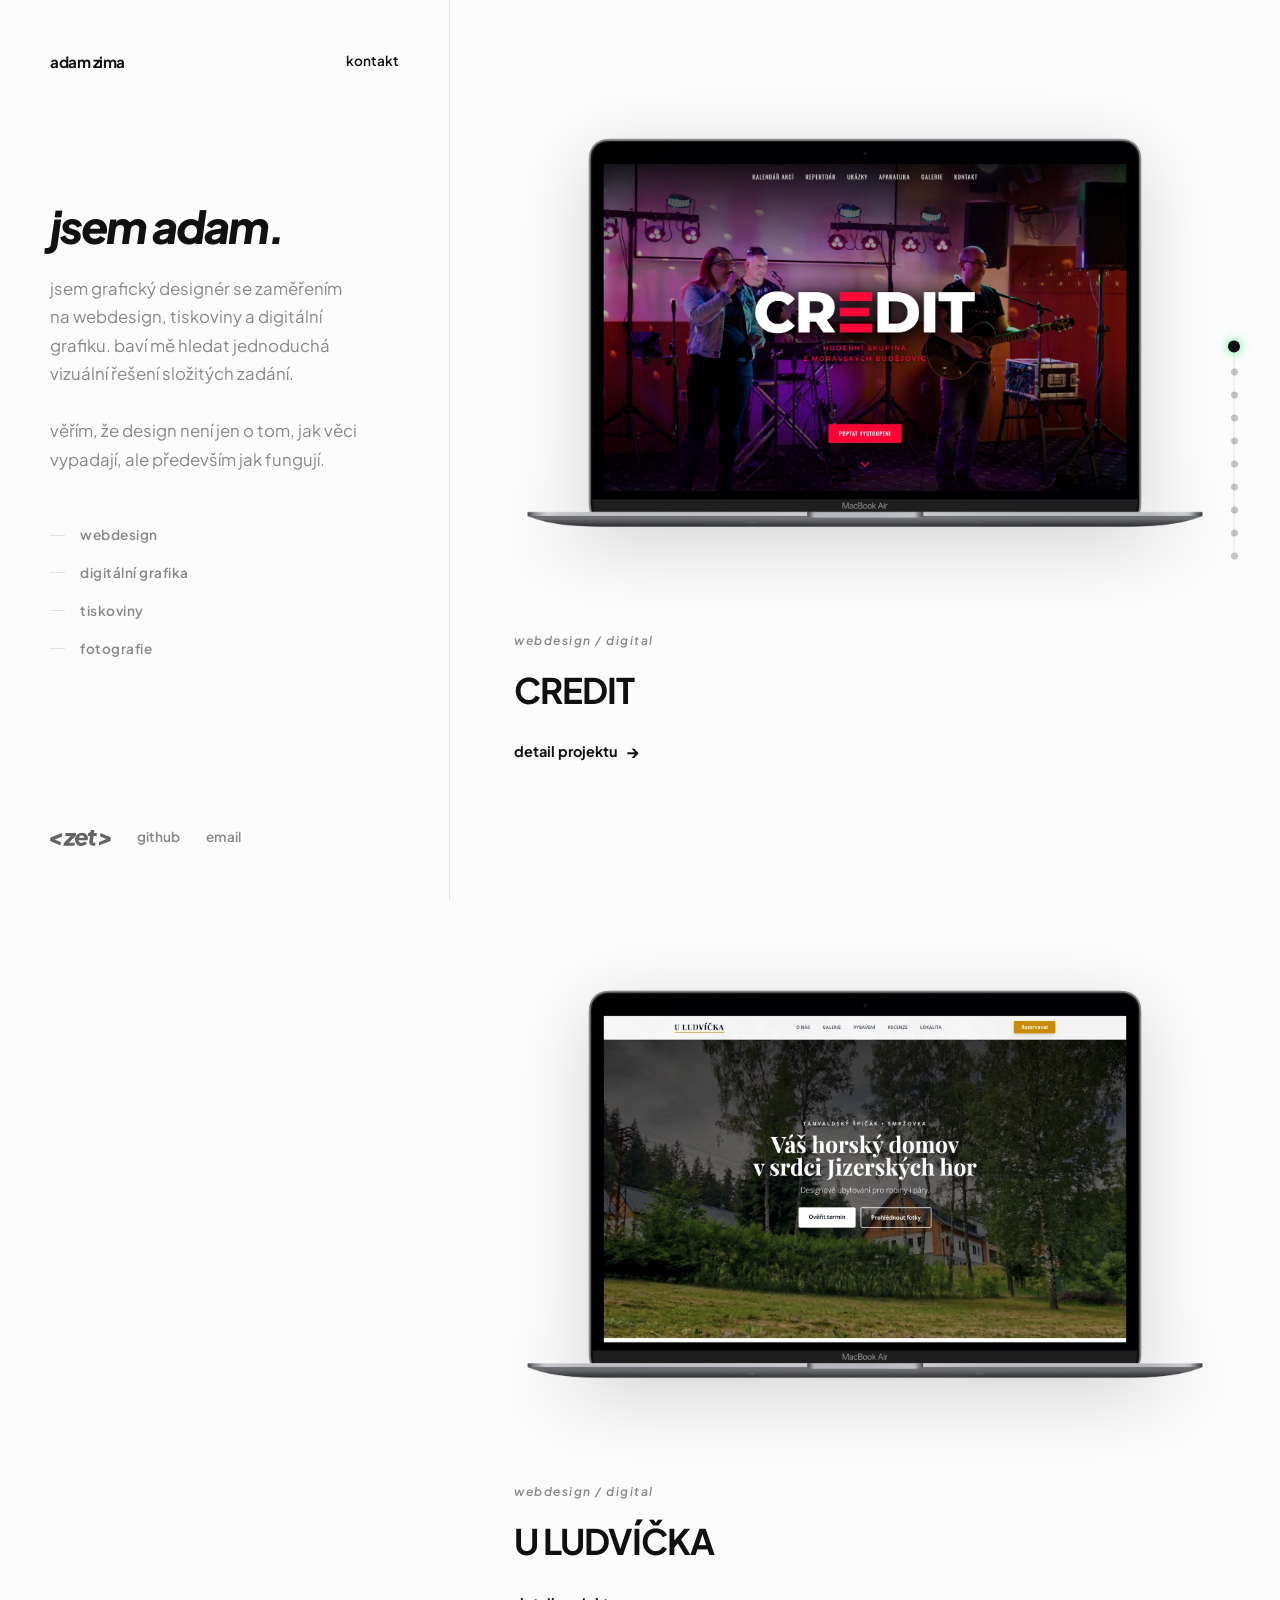
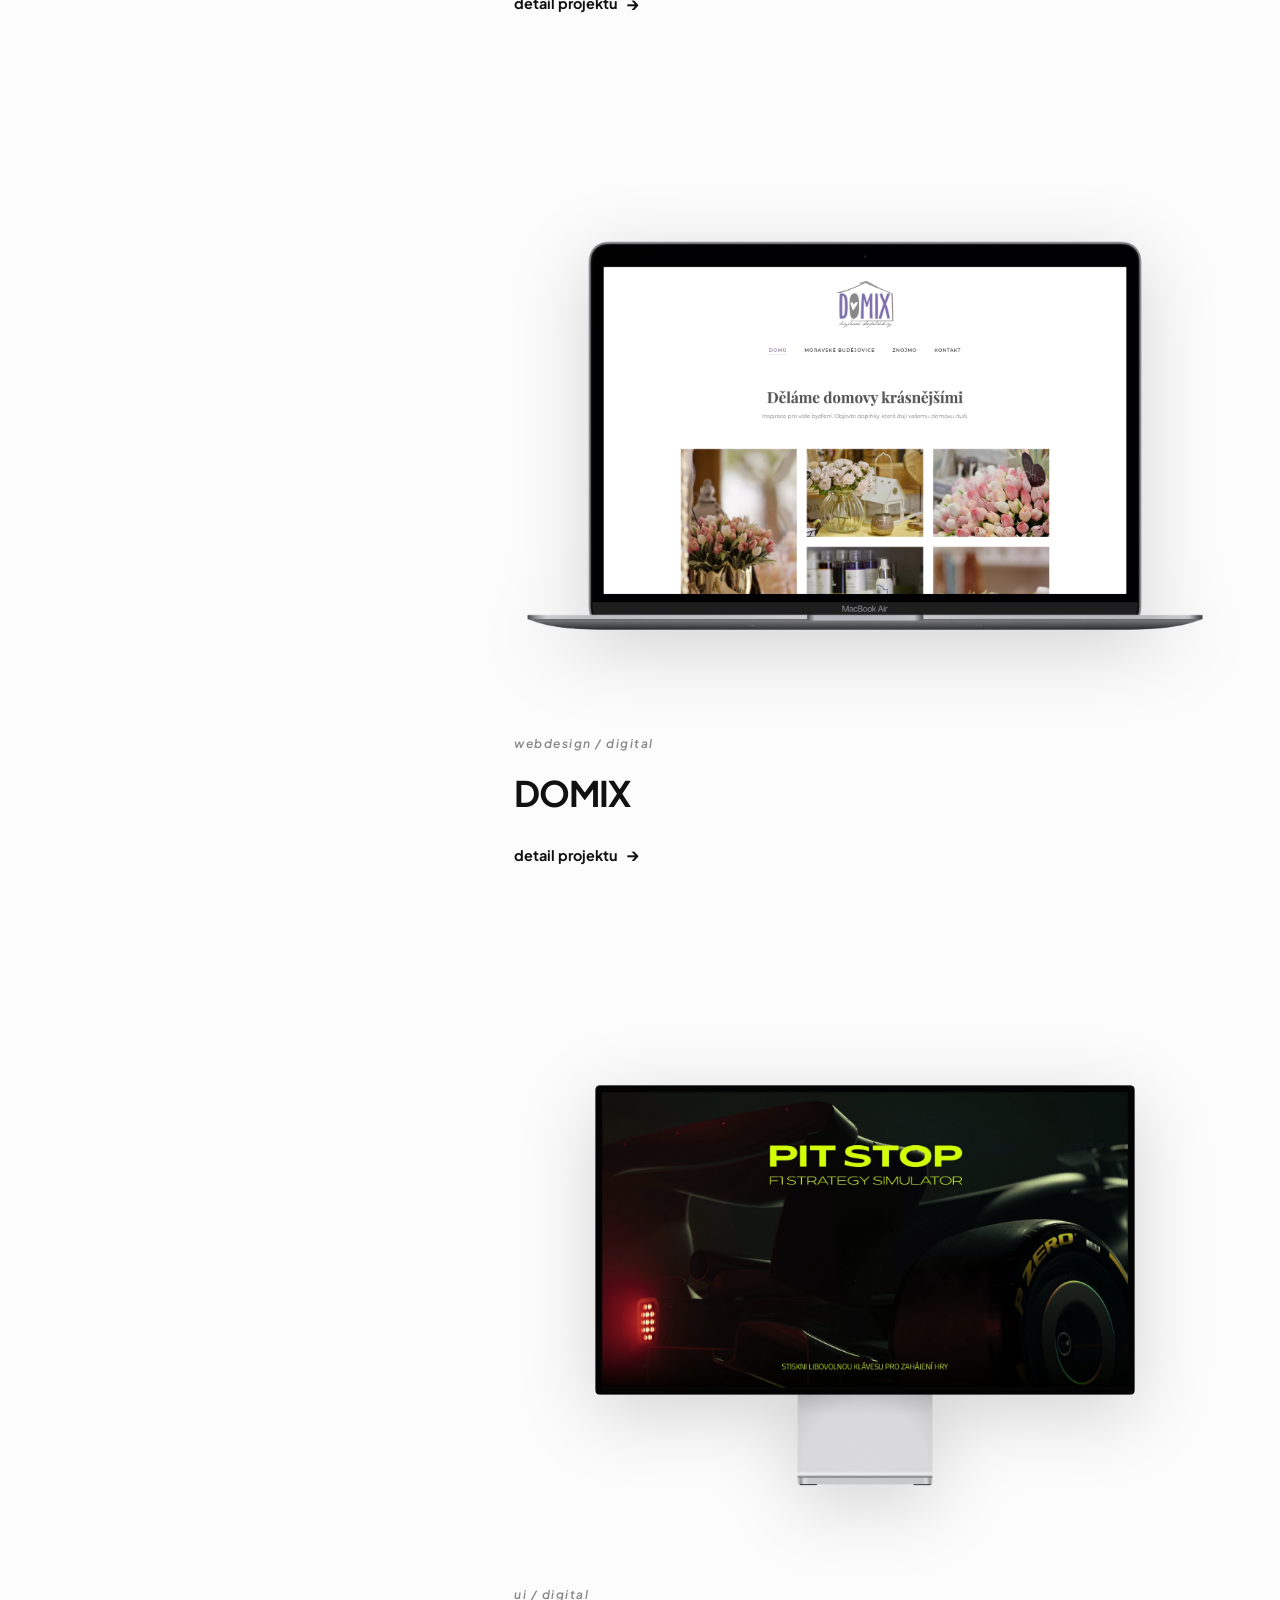
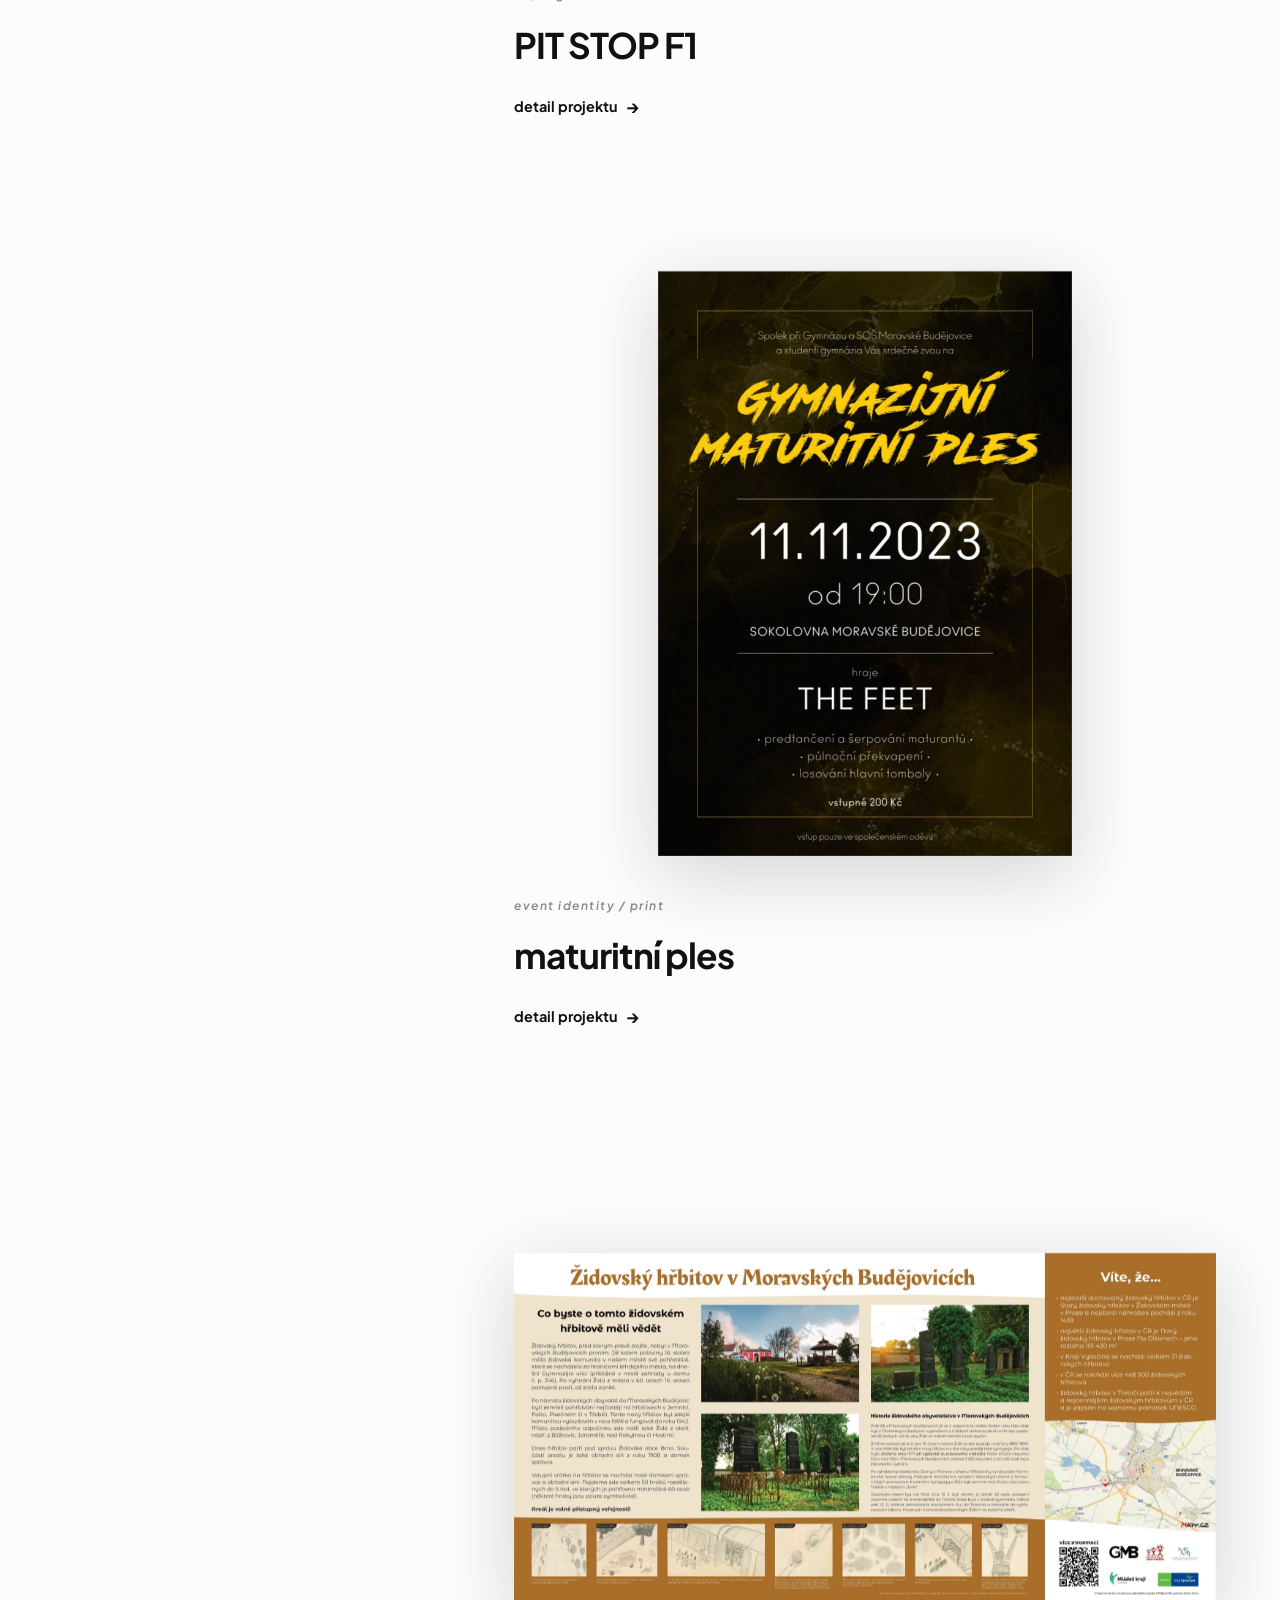
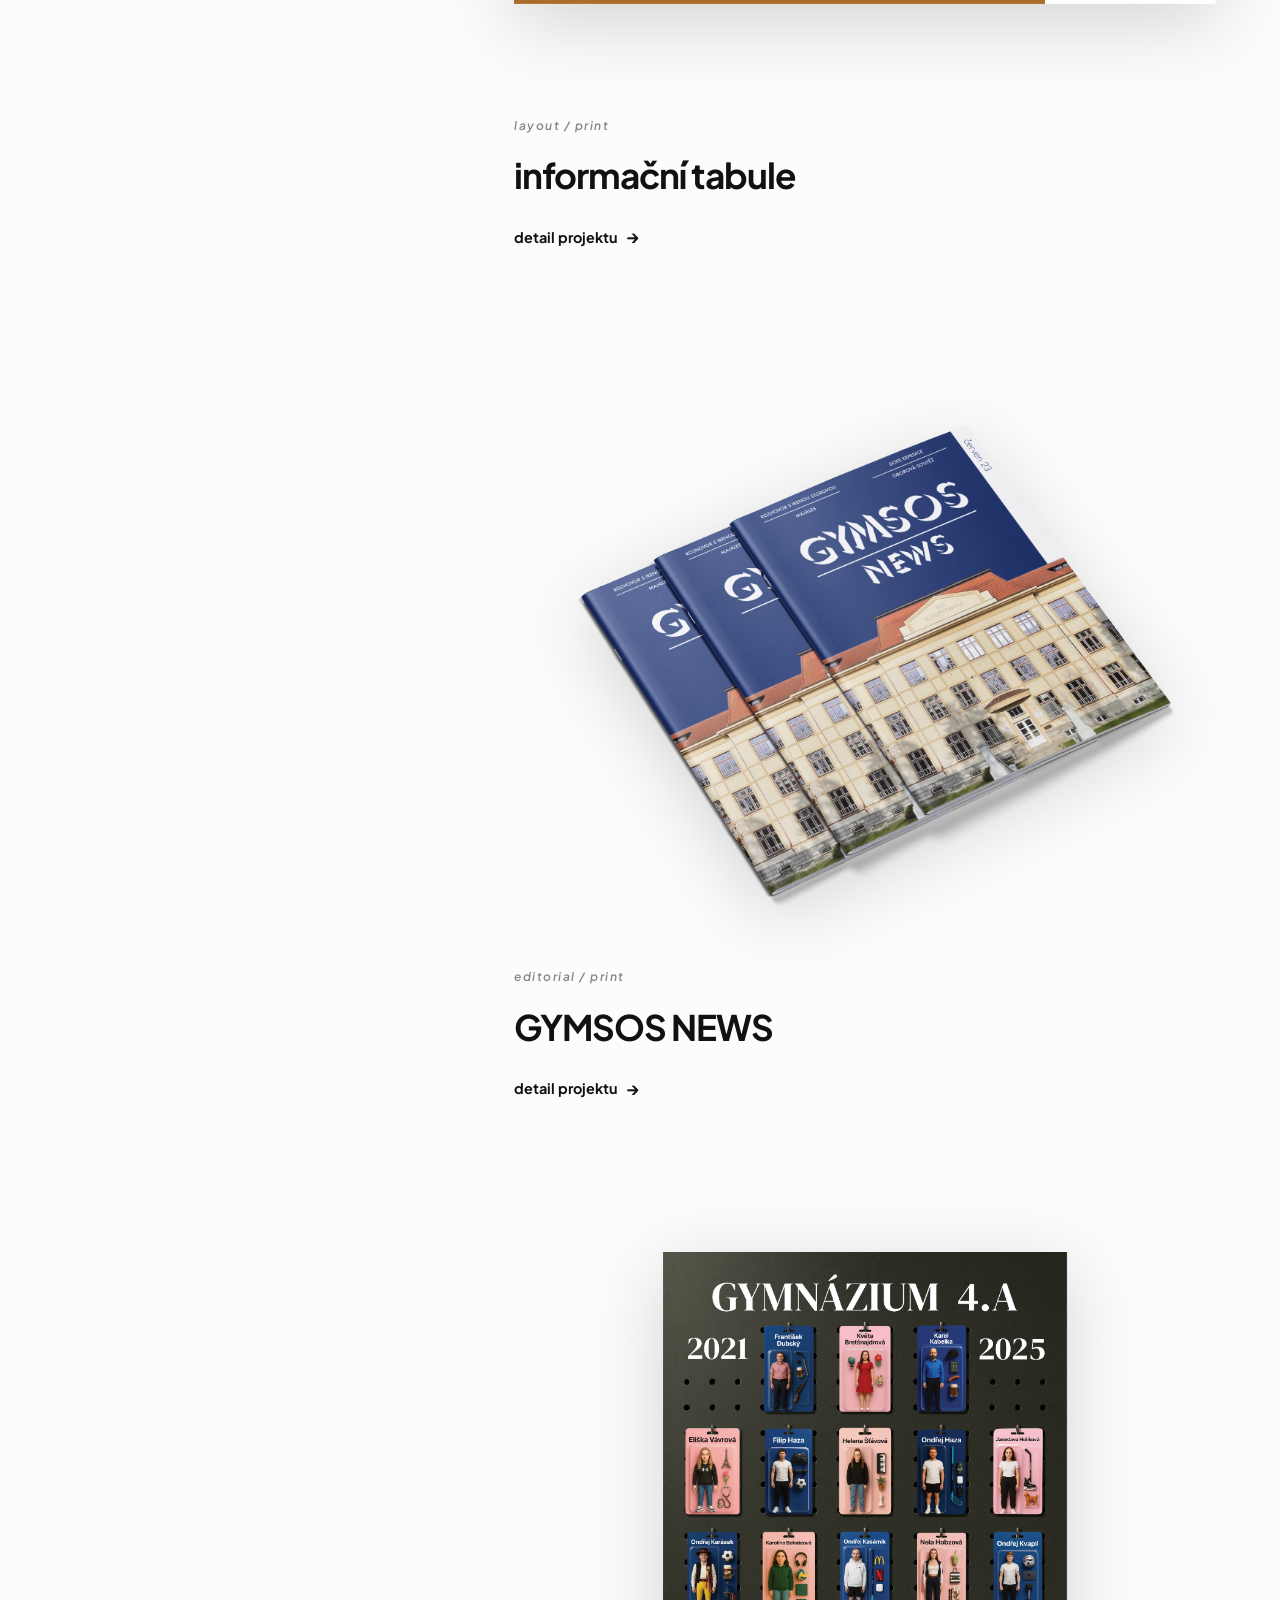
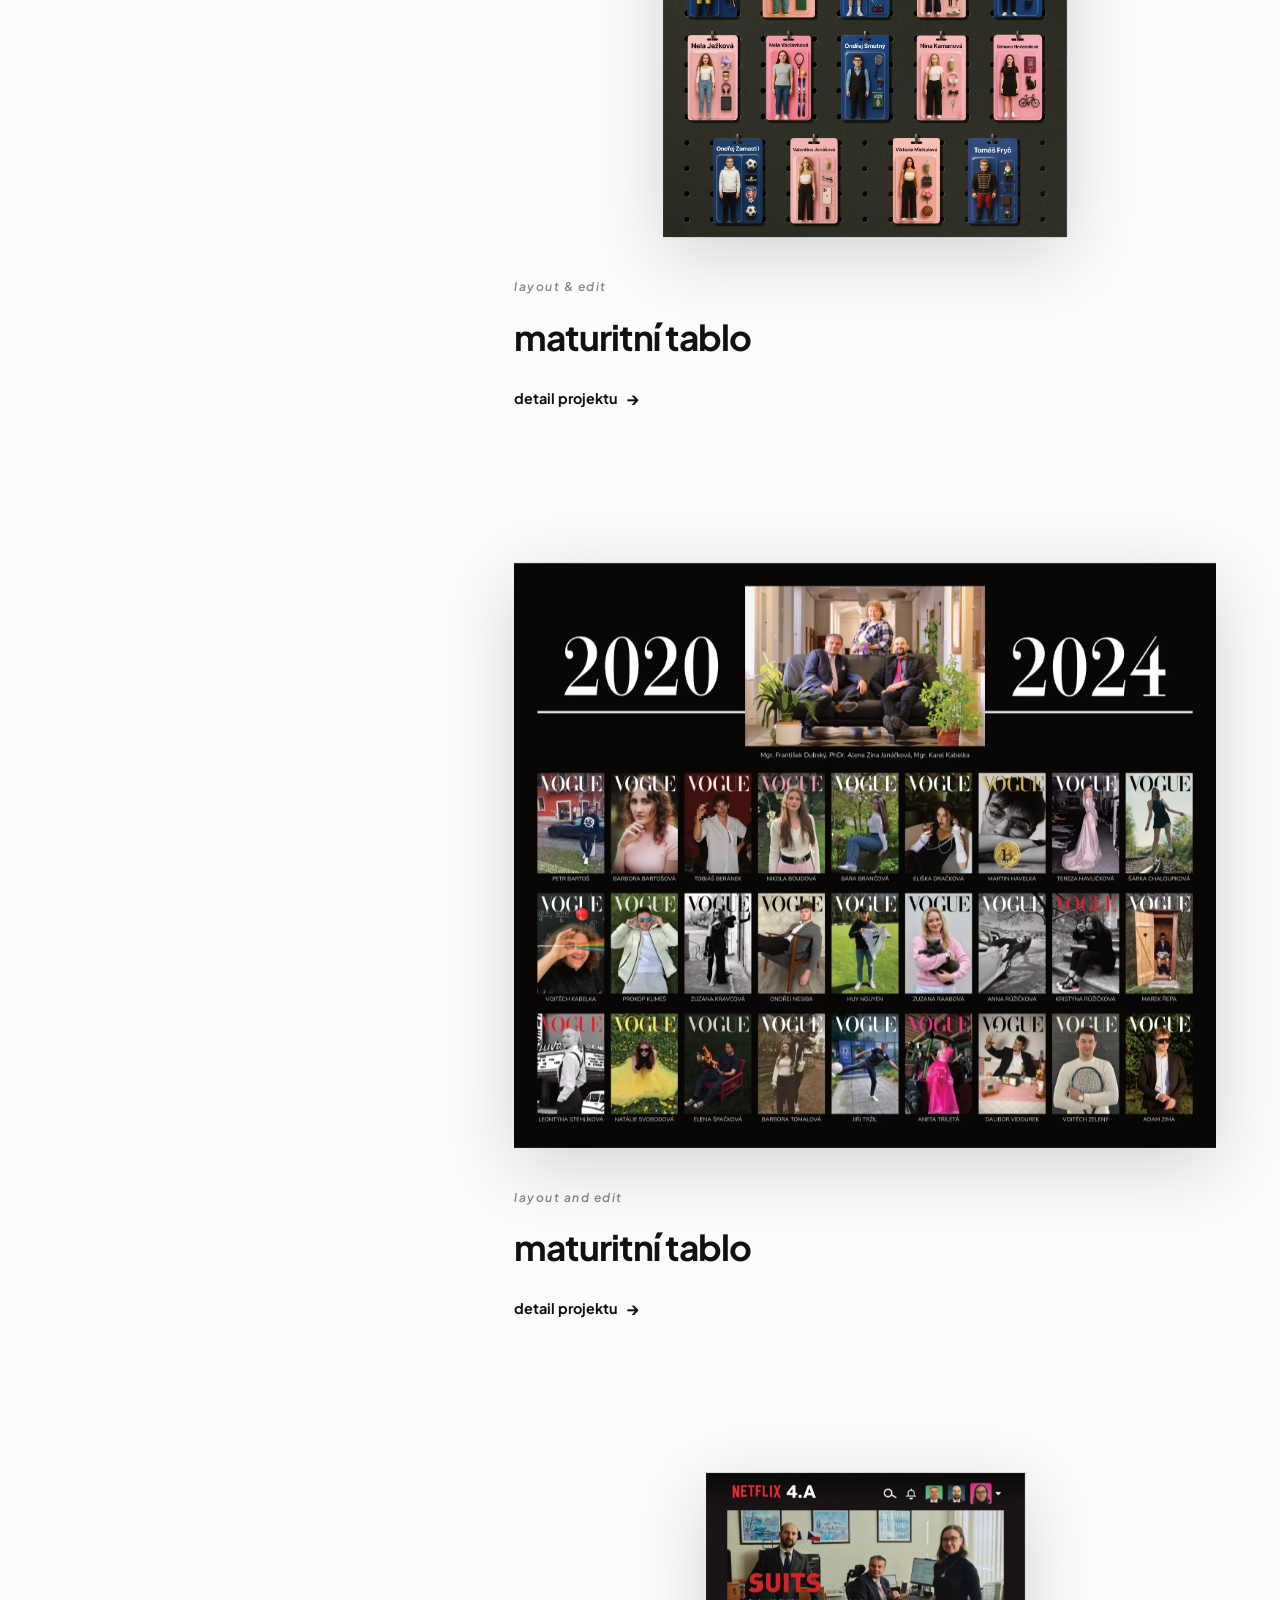
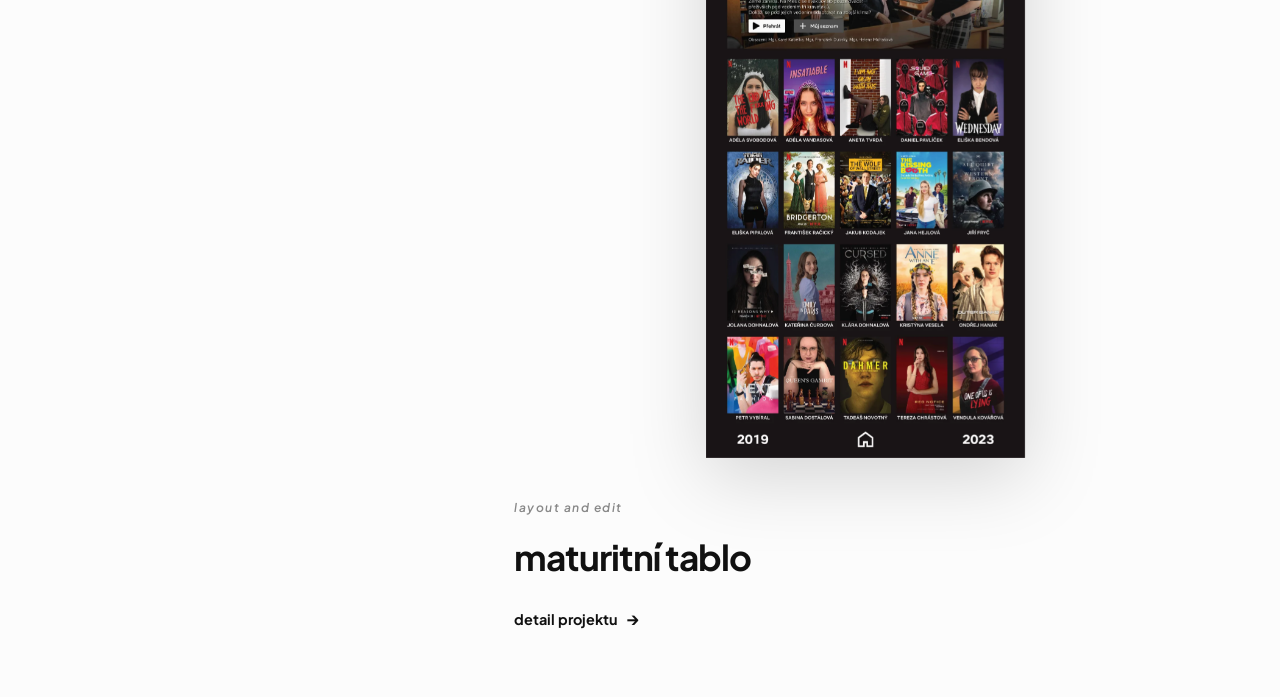
<file: index.html>
<!DOCTYPE html>
<html lang="cs">
<head>
  <script async src="https://www.googletagmanager.com/gtag/js?id=G-T9J5Z45NLJ"></script>
  <script>
    window.dataLayer = window.dataLayer || [];
    function gtag(){dataLayer.push(arguments);}
    gtag('js', new Date());
    gtag('config', 'G-T9J5Z45NLJ');
  </script>

  <meta charset="UTF-8" />
  <meta name="viewport" content="width=device-width, initial-scale=1.0, maximum-scale=1.0, user-scalable=no" />
  
  <title>adam zima | digital & print design</title>
  <meta name="description" content="tvořím weby, tiskoviny a funkční grafiku. portfolio grafického designéra se zaměřením na digital a print.">
  <meta name="author" content="adam zima">
  <link rel="canonical" href="https://adamzima.com/">
  
  <meta property="og:type" content="website">
  <meta property="og:url" content="https://adamzima.com/">
  <meta property="og:title" content="adam zima | digital & print design">
  <meta property="og:description" content="tvořím weby, tiskoviny a funkční grafiku.">
  <meta property="og:image" content="https://adamzima.com/assets/og-image.jpg">
  
  <meta name="twitter:card" content="summary_large_image">
  <meta name="twitter:title" content="adam zima | digital & print design">
  <meta name="twitter:description" content="tvořím weby, tiskoviny a funkční grafiku.">
  <meta name="twitter:image" content="https://adamzima.com/assets/og-image.jpg">

  <link rel="icon" type="image/png" href="https://adamzima.com/assets/favicon.png" sizes="192x192">
  <link rel="icon" type="image/png" href="https://adamzima.com/assets/favicon.png" sizes="32x32">
  <link rel="apple-touch-icon" href="https://adamzima.com/assets/apple-icon.png">

  <link rel="preconnect" href="https://fonts.googleapis.com">
  <link rel="preconnect" href="https://fonts.gstatic.com" crossorigin>
  <link href="https://fonts.googleapis.com/css2?family=Plus+Jakarta+Sans:ital,wght@0,300;0,400;0,500;0,600;0,700;0,800;1,400;1,500;1,600;1,700;1,800&display=swap" rel="stylesheet">

  <link rel="stylesheet" href="style.css?v=20260628k">
</head>

<body>
  <div id="preloader">
    <div class="loader-mask">
      <span class="loader-text">adam zima</span>
    </div>
  </div>
  <script>
    if (sessionStorage.getItem('preloaderShown')) {
      document.getElementById('preloader').style.display = 'none';
    }
  </script>

  <main class="home-layout">
    <!-- FIXNÍ LEVÝ PANEL (MEDAILONEK) -->
    <aside class="home-info-panel reveal-up">
      <div class="panel-header">
        <div class="logo" onclick="window.scrollTo({top: 0, behavior: 'smooth'});">adam zima</div>
        <div class="panel-nav">
          <a onclick="openContact()" class="animated-link">kontakt</a>
        </div>
      </div>

      <div class="home-info-main">
        <h1 class="hero-title">jsem adam.</h1>
        <p class="hero-desc">
          jsem grafický designér se zaměřením na webdesign, tiskoviny a digitální grafiku. baví mě hledat jednoduchá vizuální řešení složitých zadání.
          <br><br>
          věřím, že design není jen o tom, jak věci vypadají, ale především jak fungují.
        </p>

        <!-- ODRÁŽKY -->
        <div class="home-services">
          <span class="service-item">webdesign</span>
          <span class="service-item">digitální grafika</span>
          <span class="service-item">tiskoviny</span>
          <span class="service-item">fotografie</span>
        </div>
      </div>

      <!-- DESKTOP PATIČKA -->
      <div class="home-info-footer desktop-footer">
        <div class="home-footer-links">
          <a href="https://zet.studio" target="_blank" class="zet-logo-link" aria-label="zet.studio">
            <img src="assets/zet.svg" alt="zet.studio" class="zet-footer-icon">
          </a>
          <a href="https://github.com/amizmada" class="footer-link" target="_blank">github</a>
          <a href="mailto:adam@adamzima.com" class="footer-link">email</a>
        </div>
      </div>
    </aside>

    <!-- SCROLLOVACÍ PRAVÝ PANEL -->
    <section class="home-work-panel" aria-label="vybrané práce">
      <div class="work-progress" aria-label="navigace projektů">
        <button type="button" class="progress-dot active" aria-label="CREDIT" data-project-index="0"></button>
        <button type="button" class="progress-dot" aria-label="U LUDVÍČKA" data-project-index="1"></button>
        <button type="button" class="progress-dot" aria-label="DOMIX" data-project-index="2"></button>
        <button type="button" class="progress-dot" aria-label="PIT STOP F1" data-project-index="3"></button>
        <button type="button" class="progress-dot" aria-label="maturitní ples" data-project-index="4"></button>
        <button type="button" class="progress-dot" aria-label="informační tabule" data-project-index="5"></button>
        <button type="button" class="progress-dot" aria-label="GYMSOS NEWS" data-project-index="6"></button>
        <button type="button" class="progress-dot" aria-label="maturitní tablo" data-project-index="7"></button>
        <button type="button" class="progress-dot" aria-label="maturitní tablo Vogue" data-project-index="8"></button>
        <button type="button" class="progress-dot" aria-label="maturitní tablo Netflix" data-project-index="9"></button>
      </div>

      <div class="projects-wrap" id="work">
        <div class="project-card reveal-up" onclick="openProject(0)">
          <div class="card-img-wrap"><img src="assets/credit/credit.webp" class="project-img" loading="lazy" alt="CREDIT"></div>
          <div class="card-body">
            <span class="card-label">webdesign / digital</span>
            <h2 class="card-title">CREDIT</h2>
            <div class="liquid-btn">detail projektu</div>
          </div>
        </div>

        <div class="project-card reveal-up" onclick="openProject(1)">
          <div class="card-img-wrap"><img src="assets/uludvicka/uludvicka.webp" class="project-img" loading="lazy" alt="U Ludvíčka"></div>
          <div class="card-body">
            <span class="card-label">webdesign / digital</span>
            <h2 class="card-title">U LUDVÍČKA</h2>
            <div class="liquid-btn">detail projektu</div>
          </div>
        </div>

        <div class="project-card reveal-up" onclick="openProject(2)">
          <div class="card-img-wrap"><img src="assets/domix/domix.webp" class="project-img" loading="lazy" alt="DOMIX"></div>
          <div class="card-body">
            <span class="card-label">webdesign / digital</span>
            <h2 class="card-title">DOMIX</h2>
            <div class="liquid-btn">detail projektu</div>
          </div>
        </div>

        <div class="project-card reveal-up" onclick="openProject(3)">
          <div class="card-img-wrap"><img src="assets/pitstop/mac.webp" class="project-img" loading="lazy" alt="PIT STOP F1"></div>
          <div class="card-body">
            <span class="card-label">ui / digital</span>
            <h2 class="card-title">PIT STOP F1</h2>
            <div class="liquid-btn">detail projektu</div>
          </div>
        </div>

        <div class="project-card reveal-up" onclick="openProject(4)">
          <div class="card-img-wrap"><img src="assets/maturitni_ples/maturitni_ples.webp" class="project-img" loading="lazy" alt="Maturitní ples"></div>
          <div class="card-body">
            <span class="card-label">event identity / print</span>
            <h2 class="card-title">maturitní ples</h2>
            <div class="liquid-btn">detail projektu</div>
          </div>
        </div>

        <div class="project-card reveal-up" onclick="openProject(5)">
          <div class="card-img-wrap"><img src="assets/informacni_tabule/informacni_tabule.webp" class="project-img" loading="lazy" alt="Informační tabule"></div>
          <div class="card-body">
            <span class="card-label">layout / print</span>
            <h2 class="card-title">informační tabule</h2>
            <div class="liquid-btn">detail projektu</div>
          </div>
        </div>

        <div class="project-card reveal-up" onclick="openProject(6)">
          <div class="card-img-wrap"><img src="assets/gymsos_news/gymsos_news.webp" class="project-img" loading="lazy" alt="GYMSOS NEWS"></div>
          <div class="card-body">
            <span class="card-label">editorial / print</span>
            <h2 class="card-title">GYMSOS NEWS</h2>
            <div class="liquid-btn">detail projektu</div>
          </div>
        </div>

        <div class="project-card reveal-up" onclick="openProject(7)">
          <div class="card-img-wrap"><img src="assets/tablo_figurky/tablo_figurky.webp" class="project-img" loading="lazy" alt="Maturitní tablo"></div>
          <div class="card-body">
            <span class="card-label">layout & edit</span>
            <h2 class="card-title">maturitní tablo</h2>
            <div class="liquid-btn">detail projektu</div>
          </div>
        </div>

        <div class="project-card reveal-up" onclick="openProject(8)">
          <div class="card-img-wrap"><img src="assets/tablo_vogue/tablo_vogue.webp" class="project-img" loading="lazy" alt="Maturitní tablo Vogue"></div>
          <div class="card-body">
            <span class="card-label">layout and edit</span>
            <h2 class="card-title">maturitní tablo</h2>
            <div class="liquid-btn">detail projektu</div>
          </div>
        </div>

        <div class="project-card reveal-up" onclick="openProject(9)">
          <div class="card-img-wrap"><img src="assets/tablo_netflix/tablo_netflix.webp" class="project-img" loading="lazy" alt="Maturitní tablo Netflix"></div>
          <div class="card-body">
            <span class="card-label">layout and edit</span>
            <h2 class="card-title">maturitní tablo</h2>
            <div class="liquid-btn">detail projektu</div>
          </div>
        </div>

      </div>
    </section>

    <!-- MOBILNÍ PATIČKA -->
    <div class="home-info-footer mobile-footer">
      <div class="home-footer-links">
        <a href="https://zet.studio" target="_blank" class="zet-logo-link" aria-label="zet.studio">
          <img src="assets/zet.svg" alt="zet.studio" class="zet-footer-icon">
        </a>
        <a href="https://github.com/amizmada" class="footer-link" target="_blank">github</a>
        <a href="mailto:adam@adamzima.com" class="footer-link">email</a>
      </div>
    </div>
  </main>

  <!-- MODAL PRO DETAIL PROJEKTU -->
  <div id="modal-overlay" class="modal-overlay">
    <button class="close-modal" onclick="closeModal()">zavřít</button>
    <div class="modal-container" id="modal-content"></div>
  </div>

  <!-- MODAL PRO KONTAKT -->
  <div id="contact-modal-overlay" class="modal-overlay">
    <button class="close-modal" onclick="closeContact()">zavřít</button>
    <div class="modal-container">
      <div class="modal-content-wrapper">
        <span style="font-size: 0.72rem; color: var(--text-muted); letter-spacing: 1.5px; margin-bottom: 20px; display: block; text-transform:uppercase; font-weight:700;">kontakt</span>
        <h1 style="font-size: clamp(2.8rem, 3.5vw, 3.5rem); font-weight: 800; font-style: italic; letter-spacing: -2px; line-height: 1.1; margin-bottom: 24px; color: var(--text-main);">napište mi.</h1>
        <p style="font-size: 1.05rem; color: var(--text-muted); line-height: 1.7; margin-bottom: 50px;">máte nápad na projekt nebo se chcete jen zeptat?</p>

        <form id="popup-contact-form" action="https://formspree.io/f/xeeejrlr" method="POST" class="contact-form">
          <div class="form-group">
            <input type="email" name="email" placeholder="váš email" required class="form-input">
          </div>
          <div class="form-group">
            <textarea name="message" placeholder="jak vám mohu pomoci?" rows="6" required class="form-input"></textarea>
          </div>
          <button type="submit" class="liquid-btn" id="popup-submit-btn">odeslat zprávu</button>
        </form>

        <div id="popup-form-status" style="display: none; text-align: left; margin-top: 20px; color: var(--text-main);">
          <h3 style="font-size: 1.5rem; margin-bottom: 10px;">Díky za zprávu!</h3>
          <p style="color: var(--text-muted);">Ozvu se vám co nejdříve.</p>
        </div>
      </div>
    </div>
  </div>

  <script>
    const projects = [
      { title: "CREDIT", label: "webdesign / digital", desc: "web na <a href='https://www.skupinacredit.cz' target='_blank' class='text-link'>skupinacredit.cz</a>", gallery: ["assets/credit/credit1.webp"] },
      { title: "U LUDVÍČKA", label: "webdesign / digital", desc: "web na <a href='https://www.uludvicka.cz' target='_blank' class='text-link'>uludvicka.cz</a>", gallery: ["assets/uludvicka/uludvicka1.webp"] },
      { title: "DOMIX", label: "webdesign / digital", desc: "web na <a href='https://www.domix.cz' target='_blank' class='text-link'>domix.cz</a>", gallery: ["assets/domix/domix1.webp"] },
      { title: "PIT STOP F1", label: "ui / digital", desc: "strategický simulátor formule 1. design uživatelského rozhraní a herních mechanik.", gallery: ["assets/pitstop/pitstop.webp","assets/pitstop/pitstop1.webp","assets/pitstop/pitstop2.webp","assets/pitstop/pitstop3.webp","assets/pitstop/pitstop4.webp","assets/pitstop/pitstop5.webp"] },
      { title: "maturitní ples", label: "event identity / print", desc: "grafické zpracování maturitního plesu. výrazná typografie a zlaté akcenty.", gallery: ["assets/maturitni_ples/maturitni_ples.webp","assets/maturitni_ples/maturitni_ples1.webp","assets/maturitni_ples/maturitni_ples2.webp","assets/maturitni_ples/maturitni_ples3.webp","assets/maturitni_ples/maturitni_ples4.webp","assets/maturitni_ples/maturitni_ples5.webp","assets/maturitni_ples/maturitni_ples6.webp"] },
      { title: "informační tabule", label: "layout / print", desc: "grafický návrh informační tabule pro židovský hřbitov.", gallery: ["assets/informacni_tabule/informacni_tabule.webp","assets/informacni_tabule/informacni_tabule1.webp","assets/informacni_tabule/informacni_tabule2.webp"] },
      { title: "GYMSOS NEWS", label: "editorial / print", desc: "školní časopis gymnázia. sazba, typografie a redakční design.", gallery: ["assets/gymsos_news/gymsos_news.webp","assets/gymsos_news/gymsos_news1.webp","assets/gymsos_news/gymsos_news2.webp","assets/gymsos_news/gymsos_news3.webp","assets/gymsos_news/gymsos_news4.webp","assets/gymsos_news/gymsos_news5.webp"] },
      { title: "maturitní tablo", label: "layout / edit", desc: "kreativní pojetí tabla ve stylu plastových figurek", gallery: ["assets/tablo_figurky/tablo_figurky.webp"] },
      { title: "maturitní tablo", label: "layout / edit", desc: "maturitní tablo inspirované modním magazínem.", gallery: ["assets/tablo_vogue/tablo_vogue.webp"] },
      { title: "maturitní tablo", label: "layout / edit", desc: "maturitní tablo inspirované streamovací platformou.", gallery: ["assets/tablo_netflix/tablo_netflix.webp"] }
    ];

    /* Odhalování prvků při scrollu */
    const observer = new IntersectionObserver((entries) => {
      entries.forEach(entry => {
        if (entry.isIntersecting) entry.target.classList.add('is-visible');
      });
    }, { threshold: 0.12 });

    document.querySelectorAll('.reveal-up').forEach(el => observer.observe(el));

    /* Preloader */
    if (!sessionStorage.getItem('preloaderShown')) {
      window.addEventListener('load', () => {
        setTimeout(() => {
          const pre = document.getElementById('preloader');
          if (pre) {
            pre.classList.add('hidden');
            sessionStorage.setItem('preloaderShown', 'true');
          }
        }, 1800);
      });
    }

    /* Modals */
    const modal = document.getElementById('modal-overlay');
    const modalContent = document.getElementById('modal-content');
    const contactModal = document.getElementById('contact-modal-overlay');

    function openProject(index) {
      const p = projects[index];
      const galleryHTML = p.gallery
        .map(img => `<img src="${img}" alt="${p.title}" style="width:100%; border-radius:12px; margin-bottom:30px; box-shadow:var(--card-shadow);" loading="lazy">`)
        .join('');

      modalContent.innerHTML = `
        <div style="max-width: 1000px; margin: 0 auto 60px auto; text-align: left;">
          <span style="font-size: 0.75rem; color: var(--text-muted); font-style: italic; letter-spacing: 1.5px; margin-bottom: 20px; display: block; text-transform: lowercase; font-weight: 600;">${p.label}</span>
          <h1 style="font-size: clamp(2.8rem, 3.5vw, 3.5rem); font-weight: 800; font-style: italic; letter-spacing: -2px; line-height: 1.1; margin-bottom: 24px; color: var(--text-main);">${p.title}</h1>
          <p style="font-size: 1.05rem; color: var(--text-muted); line-height: 1.7; max-width: 650px;">${p.desc}</p>
        </div>
        <div style="max-width: 1000px; margin: 0 auto;">${galleryHTML}</div>
      `;
      modal.classList.add('active');
      document.body.style.overflow = 'hidden';
    }

    function closeModal() {
      modal.classList.remove('active');
      document.body.style.overflow = 'auto';
    }

    function openContact() { 
      contactModal.classList.add('active'); 
      document.body.style.overflow = 'hidden'; 
    }
    
    function closeContact() { 
      contactModal.classList.remove('active'); 
      document.body.style.overflow = 'auto'; 
    }

    /* Zavírání kliknutím mimo a klávesou Escape */
    if (modal) modal.addEventListener('click', (e) => { if (e.target === modal) closeModal(); });
    if (contactModal) contactModal.addEventListener('click', (e) => { if (e.target === contactModal) closeContact(); });

    document.addEventListener('keydown', (e) => {
      if (e.key === 'Escape') {
        if (modal && modal.classList.contains('active')) closeModal();
        if (contactModal && contactModal.classList.contains('active')) closeContact();
      }
    });

    /* Odesílání formuláře */
    const popupForm = document.getElementById("popup-contact-form");
    const popupStatus = document.getElementById("popup-form-status");
    const popupSubmitBtn = document.getElementById("popup-submit-btn");

    if (popupForm) {
      popupForm.addEventListener("submit", async function(event) {
        event.preventDefault();
        const originalBtnText = popupSubmitBtn.innerText;
        popupSubmitBtn.innerText = "odesílám...";
        popupSubmitBtn.disabled = true;

        const data = new FormData(event.target);
        try {
          const response = await fetch(event.target.action, { method: popupForm.method, body: data, headers: { 'Accept': 'application/json' } });
          if (response.ok) { popupForm.style.display = "none"; popupStatus.style.display = "block"; popupForm.reset(); } 
          else { alert("Chyba při odesílání."); popupSubmitBtn.innerText = originalBtnText; popupSubmitBtn.disabled = false; }
        } catch (error) {
          alert("Problém s připojením."); popupSubmitBtn.innerText = originalBtnText; popupSubmitBtn.disabled = false;
        }
      });
    }

    /* Oprava načítání fotek u projektů */
    document.querySelectorAll('.project-img').forEach(img => {
      if (img.complete) {
        img.classList.add('img-loaded');
      } else {
        img.addEventListener('load', () => img.classList.add('img-loaded'));
        img.addEventListener('error', () => img.classList.add('img-loaded'));
      }
    });

    /* Highlight aktivního projektu a scrollování s tečkami */
    const projectCards = Array.from(document.querySelectorAll('.home-layout .project-card'));
    const progressDots = Array.from(document.querySelectorAll('.progress-dot'));

    function updateProjectProgress() {
      if (!projectCards.length || !progressDots.length) return;

      let activeIndex = 0;

      // Zajištění rozsvícení první tečky rovnou na úplném začátku stránky
      if (window.scrollY < 50) {
        activeIndex = 0;
      } else {
        const windowCenter = window.innerHeight / 2;
        let closestDistance = Infinity;

        projectCards.forEach((card, index) => {
          const rect = card.getBoundingClientRect();
          const cardCenter = rect.top + (rect.height / 2);
          const distance = Math.abs(cardCenter - windowCenter);

          if (distance < closestDistance) {
            closestDistance = distance;
            activeIndex = index;
          }
        });
      }

      progressDots.forEach((dot, dotIndex) => {
        dot.classList.toggle('active', dotIndex === activeIndex);
      });
    }

    /* Přepracované kliknutí na tečky */
    progressDots.forEach(dot => {
      dot.addEventListener('click', () => {
        const target = projectCards[Number(dot.dataset.projectIndex)];
        if (target) {
          target.scrollIntoView({ behavior: 'smooth', block: 'center' });
        }
      });
    });

    window.addEventListener('scroll', () => window.requestAnimationFrame(updateProjectProgress), { passive: true });
    window.addEventListener('resize', updateProjectProgress, { passive: true });
    
    // Spustit ihned po načtení
    setTimeout(updateProjectProgress, 50);
  </script>
</body>
</html>
</file>
<file: style.css>
:root {
  /* Výchozí denní režim (zářivá bílá) */
  --bg-color: #fcfcfc;
  --text-main: #111111;
  --text-muted: #888888;
  --accent: #44F182; /* Zelená */
  --max-width: 1200px; 
  --border-color: rgba(0,0,0,0.1);
  --input-bg: #fff;
  --card-shadow: 0 20px 40px rgba(0,0,0,0.08);
  --image-shadow-stable: 0 18px 38px rgba(0,0,0,0.16);
  --ease-smooth: cubic-bezier(0.16, 1, 0.3, 1);
}

/* --- DARK MODE --- */
@media (prefers-color-scheme: dark) {
  :root {
    --bg-color: #e4e4e4; 
    --text-main: #111111; 
    --text-muted: #666666; 
    --border-color: rgba(0,0,0,0.15); 
    --input-bg: #ebebeb; 
    --card-shadow: 0 20px 40px rgba(0,0,0,0.12);
    --image-shadow-stable: 0 18px 38px rgba(0,0,0,0.18);
  }
}

* { 
  margin: 0; 
  padding: 0; 
  box-sizing: border-box; 
  -webkit-tap-highlight-color: transparent; 
}

/* Zakázané označování a ghost-dragging u obrázků */
img {
  -webkit-user-select: none;
  -moz-user-select: none;
  -ms-user-select: none;
  user-select: none;
  -webkit-user-drag: none;
  user-drag: none;
}

::selection { 
  background-color: var(--accent); 
  color: #111;
}

::-webkit-scrollbar { 
  width: 0px; 
  background: transparent; 
}

html { 
  scroll-behavior: smooth; 
}

body {
  font-family: "Plus Jakarta Sans", -apple-system, sans-serif;
  background-color: var(--bg-color);
  color: var(--text-main);
  line-height: 1.6;
  overflow-x: hidden;
  -webkit-font-smoothing: antialiased;
  transition: background-color 0.4s ease, color 0.4s ease;
}

/* --- PRELOADER --- */
#preloader {
  position: fixed; 
  top: 0; 
  left: 0; 
  width: 100%; 
  height: 100%;
  background: var(--bg-color); 
  z-index: 9999;
  display: flex; 
  justify-content: center; 
  align-items: center;
  transition: transform 0.8s cubic-bezier(0.7,0,0.2,1);
}

.loader-mask { 
  overflow: hidden; 
  display: inline-block; 
  padding: 10px; 
}

.loader-text {
  display: inline-block; 
  font-weight: 600; 
  font-size: 1.4rem; 
  letter-spacing: -1px;
  transform: translateY(100%);
  animation: slideUpLoader 1s var(--ease-smooth) forwards 0.2s,
           pulseText 1.5s infinite ease-in-out 1.2s;
}

@keyframes slideUpLoader { 
  to { transform: translateY(0); } 
}

@keyframes pulseText { 
  0%, 100% { opacity: 0.4; } 
  50% { opacity: 1; } 
}

#preloader.hidden { 
  transform: translateY(-100%); 
  pointer-events: none; 
}

/* --- REVEAL --- */
.reveal-up {
  opacity: 0; 
  transform: translateY(40px);
  transition: opacity 0.8s ease, transform 0.8s var(--ease-smooth);
}

.reveal-up.is-visible { 
  opacity: 1; 
  transform: translateY(0); 
}

/* --- LOGO A ODKAZY --- */
.logo { 
  font-weight: 700; 
  font-size: 0.95rem; 
  color: var(--text-main); 
  letter-spacing: -0.5px; 
  cursor: pointer; 
  text-decoration: none; 
  transition: color 0.3s ease;
}

.animated-link {
  position: relative; 
  font-size: 0.85rem; 
  color: var(--text-main); 
  text-decoration: none;
  font-weight: 600; 
  cursor: pointer; 
  padding-bottom: 2px; 
  display: inline-block;
  transition: color 0.3s ease;
}

.animated-link::after {
  content: ''; 
  position: absolute; 
  width: 100%; 
  height: 3px; 
  bottom: -2px; 
  left: 0;
  background-color: var(--accent); 
  transform: scaleX(0); 
  transform-origin: bottom right; 
  transition: transform 0.3s ease-out;
}

@media (hover: hover) {
  .animated-link:hover::after { 
    transform: scaleX(1); 
    transform-origin: bottom left; 
  }
}

.text-link {
  text-decoration: none; 
  color: var(--text-main); 
  font-weight: 700;
  position: relative;
  z-index: 1;
  padding-bottom: 2px; 
  transition: color 0.3s ease;
}

.text-link::before {
  content: ''; 
  position: absolute; 
  bottom: 0; 
  left: -2%; 
  width: 104%; 
  height: 2px; 
  background-color: var(--text-main); 
  z-index: -1; 
  transition: all 0.3s var(--ease-smooth);
}

@media (hover: hover) {
  .text-link:hover {
    color: #111; 
  }
  .text-link:hover::before { 
    height: 45%; 
    background-color: var(--accent); 
  }
}

/* --- HOMEPAGE SPLIT LAYOUT --- */
.home-layout {
  min-height: 100vh;
  display: grid;
  grid-template-columns: minmax(320px, 450px) 1fr;
  gap: 0;
  position: relative;
}

/* --- LEVÝ PANEL (FIXNÍ INFO / BIO) --- */
.home-info-panel {
  position: sticky;
  top: 0;
  height: 100vh;
  padding: clamp(30px, 4vw, 50px);
  display: flex;
  flex-direction: column;
  justify-content: space-between;
  background: var(--bg-color);
  border-right: 1px solid var(--border-color);
  z-index: 100;
  overflow-y: auto; 
  -ms-overflow-style: none;  
  scrollbar-width: none;  
}
.home-info-panel::-webkit-scrollbar {
  display: none;
}

.panel-header {
  display: flex;
  justify-content: space-between;
  align-items: center;
  margin-bottom: 40px;
}

.panel-nav {
  display: flex;
  gap: 24px;
}

.home-info-main {
  margin-top: auto;
  margin-bottom: auto;
}

.home-info-panel .hero-title {
  font-size: clamp(2.8rem, 3.5vw, 3.5rem);
  font-weight: 800; 
  font-style: italic; 
  letter-spacing: -2px; 
  line-height: 1.1; 
  margin-bottom: 24px;
  color: var(--text-main);
}

.home-info-panel .hero-desc {
  max-width: 90%;
  font-size: 1.05rem;
  color: var(--text-muted);
  line-height: 1.7;
}

/* ODRÁŽKY */
.home-services {
  display: flex;
  flex-direction: column;
  gap: 16px;
  margin-top: 50px;
}

.service-item {
  display: flex;
  align-items: center;
  font-size: 0.85rem;
  color: var(--text-muted);
  font-weight: 600;
  letter-spacing: 0.5px;
  transition: color 0.3s ease;
  cursor: default;
}

.service-item::before {
  content: '';
  display: inline-block;
  width: 15px;
  height: 1px;
  background-color: var(--border-color);
  margin-right: 15px;
  transition: width 0.3s var(--ease-smooth), background-color 0.3s ease;
}

@media (hover: hover) {
  .service-item:hover {
    color: var(--text-main);
  }
  .service-item:hover::before {
    width: 35px;
    background-color: var(--accent);
  }
}

/* --- LEVÁ PATIČKA (DESKTOP) --- */
.home-info-footer {
  padding-top: 40px;
  margin-top: 40px;
}

.home-footer-links {
  display: flex;
  align-items: center;
  gap: 26px;
}

/* ZET ICON HOVER MASK */
.zet-logo-link {
  position: relative;
  display: flex;
  align-items: center;
  cursor: pointer;
}

.zet-logo-link::after {
  content: '';
  position: absolute;
  inset: 0;
  background-color: var(--accent); 
  -webkit-mask: url('assets/zet.svg') center / contain no-repeat;
  mask: url('assets/zet.svg') center / contain no-repeat;
  opacity: 0;
  pointer-events: none;
  transition: opacity 0.3s ease;
}

.zet-footer-icon {
  height: 16px;
  opacity: 0.6;
  display: block;
  transition: opacity 0.3s ease;
}

@media (hover: hover) {
  .zet-logo-link:hover .zet-footer-icon {
    opacity: 0;
  }
  .zet-logo-link:hover::after {
    opacity: 1;
  }
}

/* GITHUB A EMAIL HOVER EFFECT */
.home-footer-links .footer-link {
  position: relative;
  font-size: 0.85rem;
  color: var(--text-muted);
  text-decoration: none;
  font-weight: 600;
  padding-bottom: 2px;
  display: inline-block;
  transition: color 0.3s ease;
}

.home-footer-links .footer-link::after {
  content: ''; 
  position: absolute; 
  width: 100%; 
  height: 3px; 
  bottom: -2px; 
  left: 0;
  background-color: var(--accent); 
  transform: scaleX(0); 
  transform-origin: bottom right; 
  transition: transform 0.3s ease-out;
}

@media (hover: hover) {
  .home-footer-links .footer-link:hover {
    color: var(--text-main);
  }
  .home-footer-links .footer-link:hover::after { 
    transform: scaleX(1); 
    transform-origin: bottom left; 
  }
}


/* --- PRAVÝ PANEL (PROJEKTY) --- */
.home-work-panel {
  padding: clamp(40px, 5vw, 80px);
  position: relative;
}

.projects-wrap {
  max-width: 900px;
  margin: 0 auto;
  display: flex;
  flex-direction: column;
  gap: 150px; 
}

.project-card { 
  display: block; 
  width: 100%; 
  background: transparent; 
  border: none; 
  cursor: pointer; 
  position: relative; 
  z-index: 1; 
  transform: translateZ(0); 
  backface-visibility: hidden; 
}

.card-img-wrap { 
  width: 100%; 
  min-height: 55vh; 
  display: flex;
  align-items: center;
  justify-content: center;
  margin-bottom: 40px; 
  background: transparent; 
  position: relative; 
  transform: translateY(0) scale(1) translateZ(0); 
  transform-origin: center center; 
  transition: transform 0.55s var(--ease-smooth); 
}

.project-img { 
  width: 100%; 
  height: auto; 
  max-height: 65vh; 
  object-fit: contain;
  display: block; 
  opacity: 0;
  transform: scale(1) translateZ(0);
  backface-visibility: hidden;
  filter: drop-shadow(var(--image-shadow-stable));
  transition: opacity 0.6s ease, transform 0.55s var(--ease-smooth); 
}

.project-img.img-loaded {
  opacity: 1;
}

@media (hover: hover) {
  .project-card:hover .card-img-wrap { 
    transform: translateY(-4px) scale(1.018) translateZ(0); 
  }
  .project-card:hover .project-img { 
    transform: scale(1.006) translateZ(0);
  }
}

.card-body { 
  padding: 0;
  text-align: left;
}

.card-label { 
  font-size: 0.75rem; 
  color: var(--text-muted); 
  letter-spacing: 1.5px; 
  font-weight: 600; 
  font-style: italic; 
  margin-bottom: 12px; 
  display: block; 
  text-transform: lowercase; 
}

.card-title { 
  font-size: 2.2rem; 
  font-weight: 700; 
  letter-spacing: -1px; 
  margin-bottom: 20px; 
  color: var(--text-main); 
}

/* BUTTON */
.liquid-btn {
  display: inline-flex; 
  align-items: center; 
  font-size: 0.9rem; 
  font-weight: 700; 
  color: var(--text-main);
  background: transparent; 
  border: none; 
  cursor: pointer; 
  text-decoration: none;
  padding: 0; 
  position: relative;
  z-index: 1;
  transition: color 0.3s ease;
}

.liquid-btn::after {
  content: '→'; 
  margin-left: 8px; 
  font-size: 1.2em; 
  transition: transform 0.3s ease;
}

.liquid-btn::before {
  content: ''; 
  position: absolute; 
  bottom: 0; 
  left: -5%; 
  width: 110%; 
  height: 45%;
  background-color: var(--accent);
  z-index: -1; 
  transform: scaleX(0); 
  transform-origin: right; 
  transition: transform 0.3s var(--ease-smooth);
}

@media (hover: hover) {
  .liquid-btn:hover {
    color: #111; 
  }
  .liquid-btn:hover::before { 
    transform: scaleX(1); 
    transform-origin: left; 
  }
  .liquid-btn:hover::after { 
    transform: translateX(6px); 
  }
}

/* --- PROGRESS DOTS (MAGNETICKÝ EFEKT) --- */
.work-progress {
  position: fixed;
  right: 40px;
  top: 50%;
  transform: translateY(-50%);
  z-index: 50;
  display: flex;
  flex-direction: column;
  align-items: center;
  gap: 16px;
  pointer-events: none;
}

.work-progress::before {
  content: "";
  position: absolute;
  top: 6px;
  bottom: 6px;
  left: 50%;
  width: 1px;
  background: var(--border-color);
  transform: translateX(-50%);
}

.progress-dot {
  width: 7px;
  height: 7px;
  padding: 0;
  border: 0;
  border-radius: 50%;
  background: rgba(0,0,0,0.22);
  cursor: pointer;
  position: relative;
  z-index: 1;
  pointer-events: auto;
  transition: all 0.3s cubic-bezier(0.25, 1, 0.5, 1);
}

.progress-dot::after {
  content: '';
  position: absolute;
  top: -15px; 
  bottom: -15px; 
  left: -20px; 
  right: -20px;
}

/* Magnetický hover efekt POUZE na zařízeních s myší */
@media (hover: hover) {
  .progress-dot:hover {
    width: 12px;
    height: 12px;
    background: var(--text-main);
    transform: scale(1.1) translateX(-3px);
  }
}

.progress-dot.active {
  width: 12px;
  height: 12px;
  background: var(--text-main);
  box-shadow: 0 0 8px rgba(68, 241, 130, 0.8), 
              0 0 16px rgba(68, 241, 130, 0.3);
}

/* --- MOBILNÍ PATIČKA --- */
.mobile-footer {
  display: none;
}


/* --- MODALS (KONTAKT A DETAIL) --- */
.modal-overlay {
  position: fixed; 
  top: 0; 
  left: 0; 
  width: 100%; 
  height: 100%;
  background: var(--bg-color); 
  z-index: 2000; 
  opacity: 0; 
  pointer-events: none; 
  transition: opacity 0.4s ease, background-color 0.4s ease;
  overflow-y: auto; 
}

.modal-overlay.active { 
  opacity: 1; 
  pointer-events: all; 
}

.modal-container { 
  width: 100%;
  max-width: 1100px; 
  margin: 0 auto; 
  padding: clamp(100px, 15vh, 150px) 20px 80px 20px; 
}

.modal-content-wrapper {
  max-width: 650px;
  margin: 0 auto;
  text-align: left;
}

/* --- TLAČÍTKO ZAVŘÍT --- */
.close-modal {
  position: fixed;
  top: clamp(30px, 4vw, 50px);
  right: clamp(30px, 4vw, 50px);
  border: none;
  background: transparent;
  font-family: inherit;
  font-size: 0.85rem;
  font-weight: 600;
  color: var(--text-main);
  z-index: 2001;
  cursor: pointer;
  padding: 0 0 2px 0;
  transition: color 0.3s ease;
}

.close-modal::after {
  content: ''; 
  position: absolute; 
  width: 100%; 
  height: 3px; 
  bottom: -2px; 
  left: 0;
  background-color: var(--accent); 
  transform: scaleX(0); 
  transform-origin: bottom right; 
  transition: transform 0.3s ease-out;
}

@media (hover: hover) {
  .close-modal:hover {
    color: #111;
  }
  .close-modal:hover::after { 
    transform: scaleX(1); 
    transform-origin: bottom left; 
  }
}

/* --- KONTAKT FORM --- */
.contact-form { 
  width: 100%; 
  margin: 0; 
  display: flex; 
  flex-direction: column; 
  gap: 20px; 
}

.form-group { 
  width: 100%; 
}

.form-input { 
  width: 100%; 
  padding: 18px 20px; 
  background: var(--input-bg); 
  border: 1px solid var(--border-color); 
  border-radius: 0; 
  font-family: inherit; 
  font-size: 1rem; 
  color: var(--text-main); 
  transition: all 0.3s ease; 
  outline: none; 
  resize: none; 
}

.form-input:focus { 
  border-color: var(--text-main); 
  box-shadow: 0 4px 12px rgba(0,0,0,0.05); 
}

#popup-submit-btn { 
  width: auto; 
  padding: 0; 
  font-size: 1rem; 
  margin-top: 10px; 
  justify-content: flex-start; 
}


/* --- MOTION OPTIMALIZACE --- */
@media (hover: hover) and (pointer: fine) {
  .project-card:hover .card-img-wrap,
  .project-card:hover .project-img {
    will-change: transform;
  }
}

@media (prefers-reduced-motion: reduce) {
  *, *::before, *::after {
    animation-duration: 0.01ms !important;
    animation-iteration-count: 1 !important;
    scroll-behavior: auto !important;
    transition-duration: 0.01ms !important;
  }
}

/* --- RESPONSIVITA (Tablet / Menší notebooky) --- */
@media (max-width: 1024px) {
  .home-layout {
    grid-template-columns: 1fr;
    display: flex;
    flex-direction: column;
  }
  
  .home-info-panel {
    position: relative;
    height: auto;
    min-height: 80vh; 
    border-right: none;
    border-bottom: none; 
  }
  
  .desktop-footer {
    display: none;
  }

  .mobile-footer {
    display: block;
    padding: 50px 30px;
    border-top: 1px solid var(--border-color);
  }

  .home-work-panel {
    padding: 60px 40px 60px 30px;
  }
}

/* --- RESPONSIVITA (Mobilní telefony) --- */
@media (max-width: 768px) {
  .home-info-panel {
    padding: 30px 45px 30px 20px;
    justify-content: center;
    gap: 40px;
  }
  
  .panel-header {
    margin-bottom: 20px;
  }
  
  .home-info-panel .hero-title {
    font-size: 2.8rem;
  }
  
  .home-work-panel {
    padding: 50px 45px 50px 20px;
  }

  .projects-wrap {
    gap: 100px;
  }

  .work-progress {
    right: 15px; 
    gap: 12px;
  }

  .mobile-footer {
    padding: 40px 20px;
  }

  .modal-container {
    padding: 100px 20px 60px 20px;
  }

  .close-modal {
    top: 30px;
    right: 20px;
  }
}
</file>
